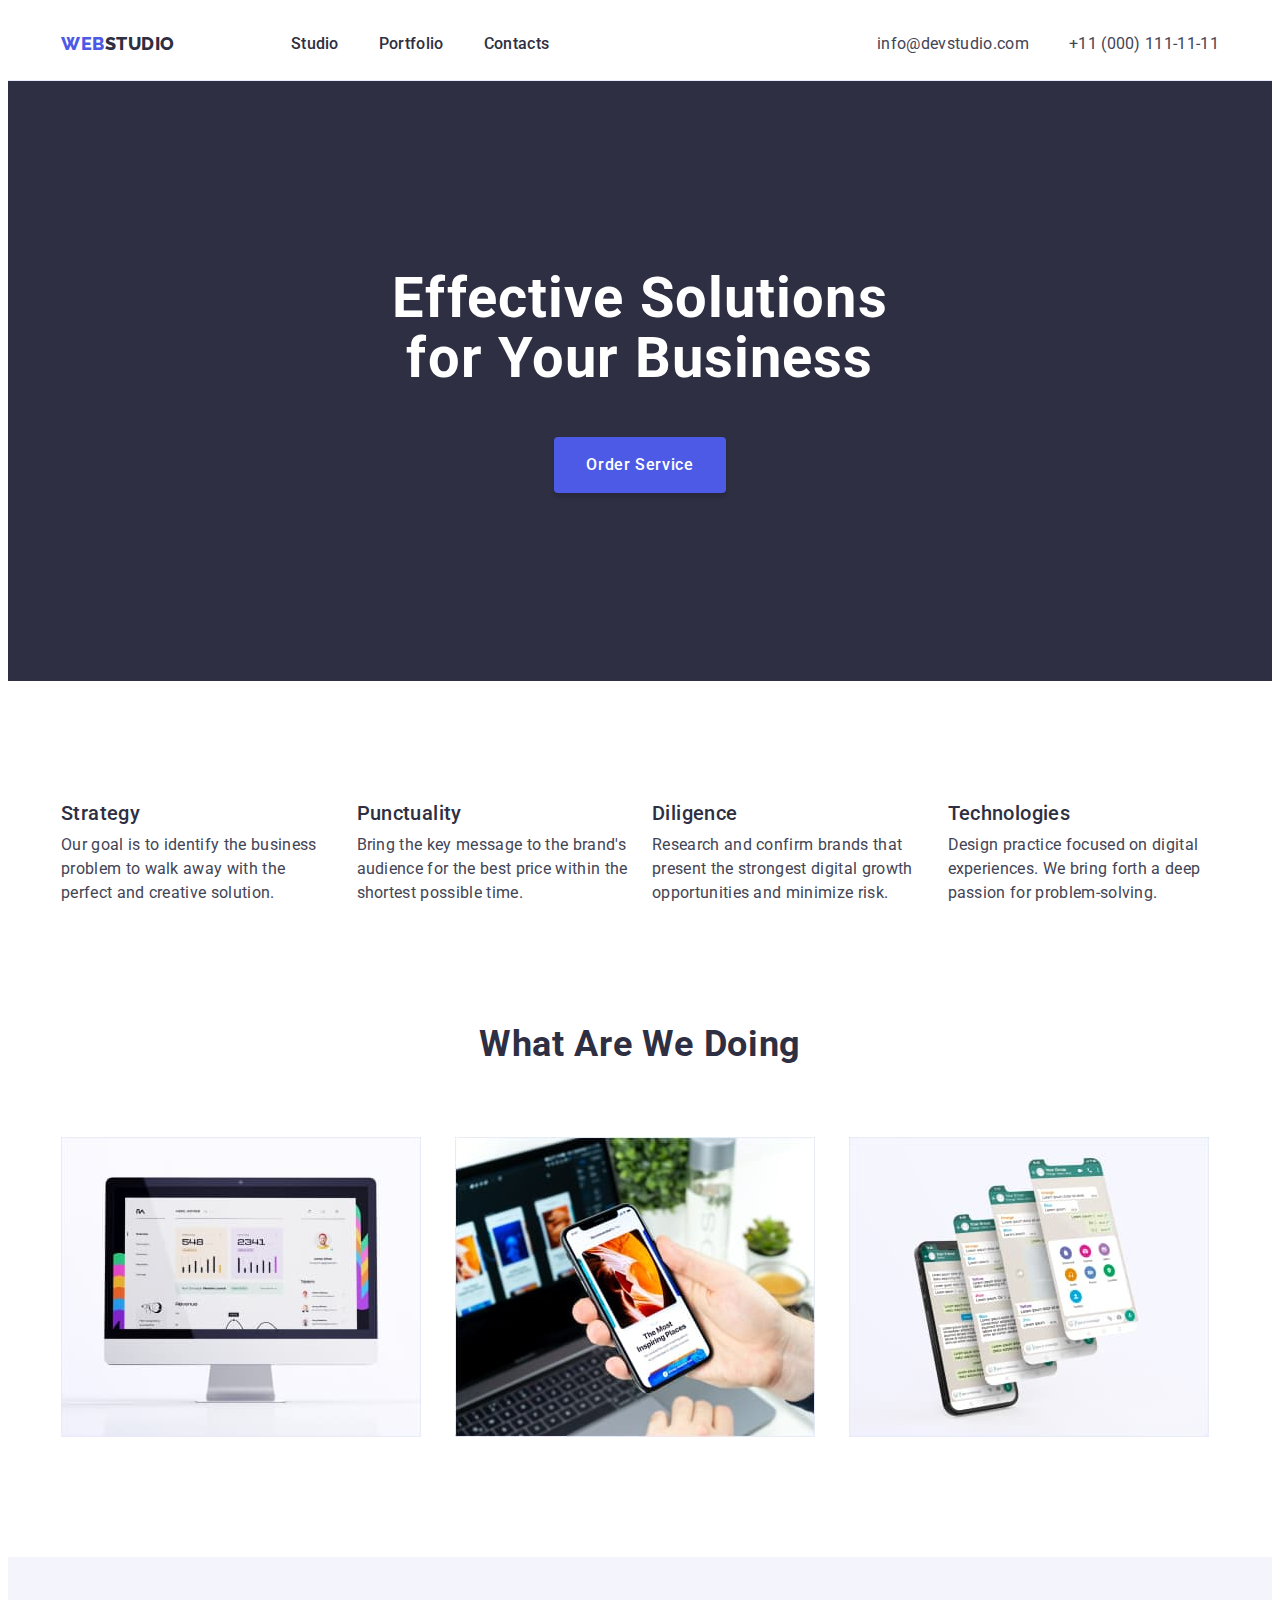
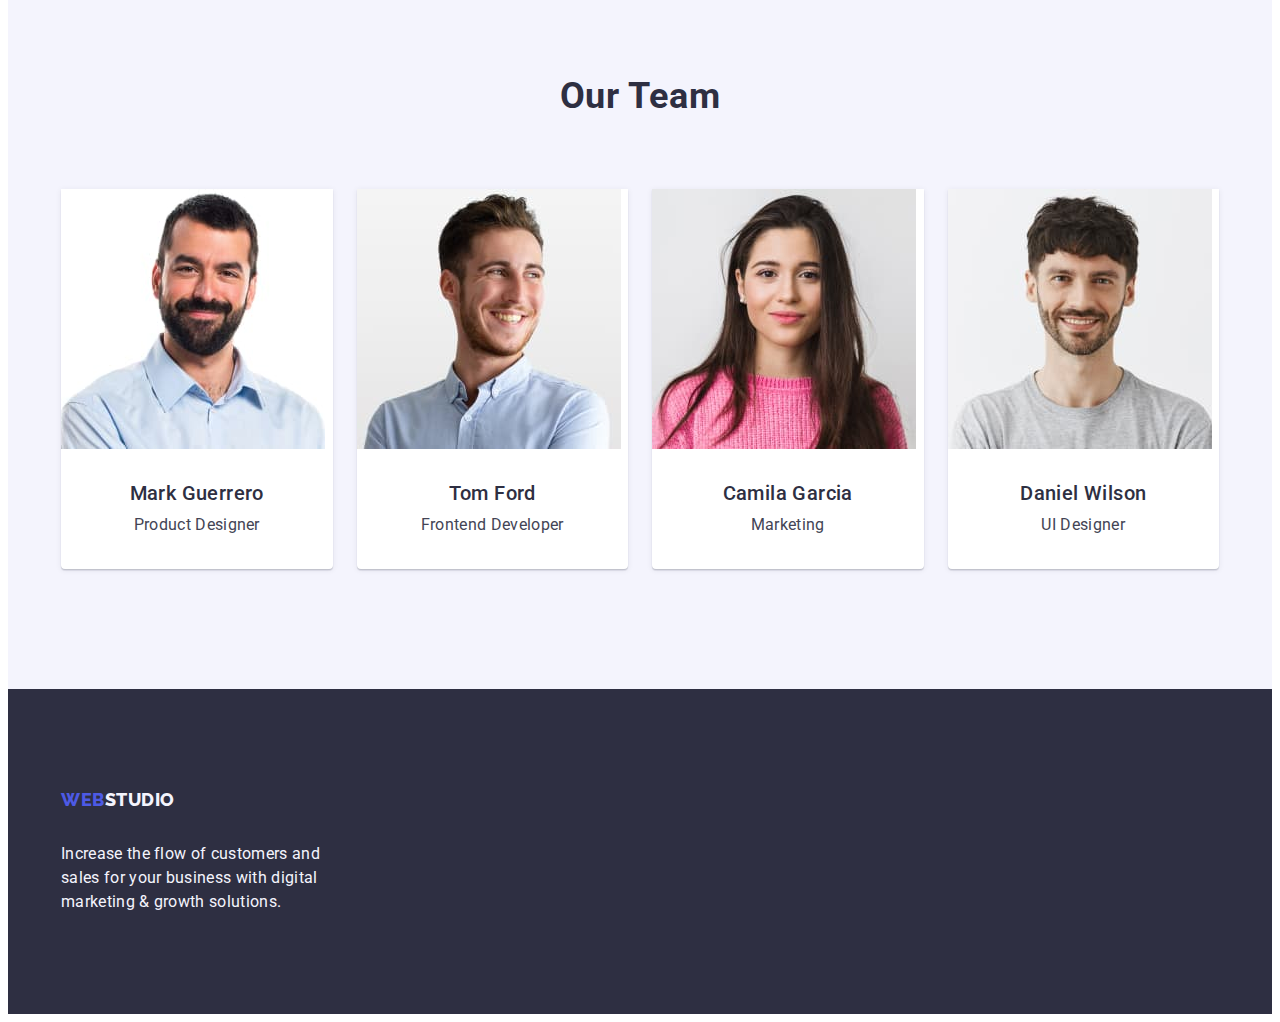
<file: index.html>
<!DOCTYPE html>
<html lang="en">
  <head>
    <title>Studio</title>

    <link rel="preconnect" href="https://fonts.googleapis.com" />
    <link rel="preconnect" href="https://fonts.gstatic.com" crossorigin />
    <link
      href="https://fonts.googleapis.com/css2?family=Raleway:wght@800&family=Roboto:wght@400;500;700&display=swap"
      rel="stylesheet"
    />
    <link
      rel="stylesheet"
      href="https://cdnjs.cloudflare.com/ajax/libs/modern-normalize/2.0.0/modern-normalize.min.css"
      integrity="sha512-4xo8blKMVCiXpTaLzQSLSw3KFOVPWhm/TRtuPVc4WG6kUgjH6J03IBuG7JZPkcWMxJ5huwaBpOpnwYElP/m6wg=="
      crossorigin="anonymous"
      referrerpolicy="no-referrer"
    />
    <link rel="stylesheet" href="./css/styles.css" />
  </head>
  <body>
    <!-- header -->
    <header class="header">
      <div class="flex-header container">
        <nav class="flex-nav">
          <a href="./index.html" class="logo link"
            >Web<span class="logo-header">Studio</span>
          </a>
          <ul class="list flex-list">
            <li>
              <a class="navigation-list link" href="./index.html">Studio</a>
            </li>
            <li>
              <a class="navigation-list link" href="./portfolio.html"
                >Portfolio</a
              >
            </li>
            <li><a class="navigation-list link" href="">Contacts</a></li>
          </ul>
        </nav>
        <address class="address">
          <ul class="list flex-address">
            <li>
              <a
                class="contacts link"
                href="mailto:info@devstudio.com"
                target="_blank"
                rel="noreferrer noopener nofollow"
                >info@devstudio.com
              </a>
            </li>
            <li>
              <a class="contacts link" href="tel:+110001111111">
                +11 (000) 111-11-11
              </a>
            </li>
          </ul>
        </address>
      </div>
    </header>
    <main>
      <!-- Hero -->
      <section class="hero">
        <div class="container flex-hero">
          <h1 class="hero-title">Effective Solutions for Your Business</h1>
          <button class="hero-button" type="button">Order Service</button>
        </div>
      </section>
      <!-- Skills -->
      <section class="skills">
        <div class="container">
          <h2 class="visually-hidden">Skills</h2>
          <ul class="list flex-skills">
            <li class="skills-list">
              <h3 class="skills-subtitle">Strategy</h3>
              <p class="skills-text">
                Our goal is to identify the business problem to walk away with
                the perfect and creative solution.
              </p>
            </li>
            <li class="skills-list">
              <h3 class="skills-subtitle">Punctuality</h3>
              <p class="skills-text">
                Bring the key message to the brand's audience for the best price
                within the shortest possible time.
              </p>
            </li>
            <li class="skills-list">
              <h3 class="skills-subtitle">Diligence</h3>
              <p class="skills-text">
                Research and confirm brands that present the strongest digital
                growth opportunities and minimize risk.
              </p>
            </li>
            <li class="skills-list">
              <h3 class="skills-subtitle">Technologies</h3>
              <p class="skills-text">
                Design practice focused on digital experiences. We bring forth a
                deep passion for problem-solving.
              </p>
            </li>
          </ul>
        </div>
      </section>
      <!-- What are we doing -->
      <section class="section-doing">
        <div class="container">
          <h2 class="title">What are we doing</h2>
          <ul class="list flex-doing">
            <li class="doing-list">
              <img src="./images/comp.jpg" width="360" alt="Webpage" />
            </li>
            <li class="doing-list">
              <img
                src="./images/laptop.jpg"
                width="360"
                alt="Mobile application"
              />
            </li>
            <li class="doing-list">
              <img
                src="./images/phone.jpg"
                width="360"
                alt="Application design"
              />
            </li>
          </ul>
        </div>
      </section>
      <!-- Our Team -->
      <section class="our-team">
        <div class="container">
          <h2 class="title">Our Team</h2>
          <ul class="list flex-team">
            <li class="team-list">
              <img
                src="./images/mark-guerrero.jpg"
                alt="Mark Guerrero"
                width="264"
              />
              <div class="team-information">
                <h3 class="name">Mark Guerrero</h3>
                <p class="profession">Product Designer</p>
              </div>
            </li>
            <li class="team-list">
              <img src="./images/tom-ford.jpg" alt="Tom Ford" width="264" />
              <div class="team-information">
                <h3 class="name">Tom Ford</h3>
                <p class="profession">Frontend Developer</p>
              </div>
            </li>
            <li class="team-list">
              <img
                src="./images/camila-garcia.jpg"
                alt=" Camila Garcia"
                width="264"
              />
              <div class="team-information">
                <h3 class="name">Camila Garcia</h3>
                <p class="profession">Marketing</p>
              </div>
            </li>
            <li class="team-list">
              <img
                src="./images/daniel-wilson.jpg"
                alt="Daniel Wilson"
                width="264"
              />
              <div class="team-information">
                <h3 class="name">Daniel Wilson</h3>
                <p class="profession">UI Designer</p>
              </div>
            </li>
          </ul>
        </div>
      </section>
    </main>
    <!-- footer -->
    <footer class="footer">
      <div class="container">
        <a href="./index.html" class="logo link logo-footer"
          >Web<span class="logo-studio">Studio</span></a
        >
        <p class="footer-text">
          Increase the flow of customers and sales for your business with
          digital marketing & growth solutions.
        </p>
      </div>
    </footer>
  </body>
</html>
</file>
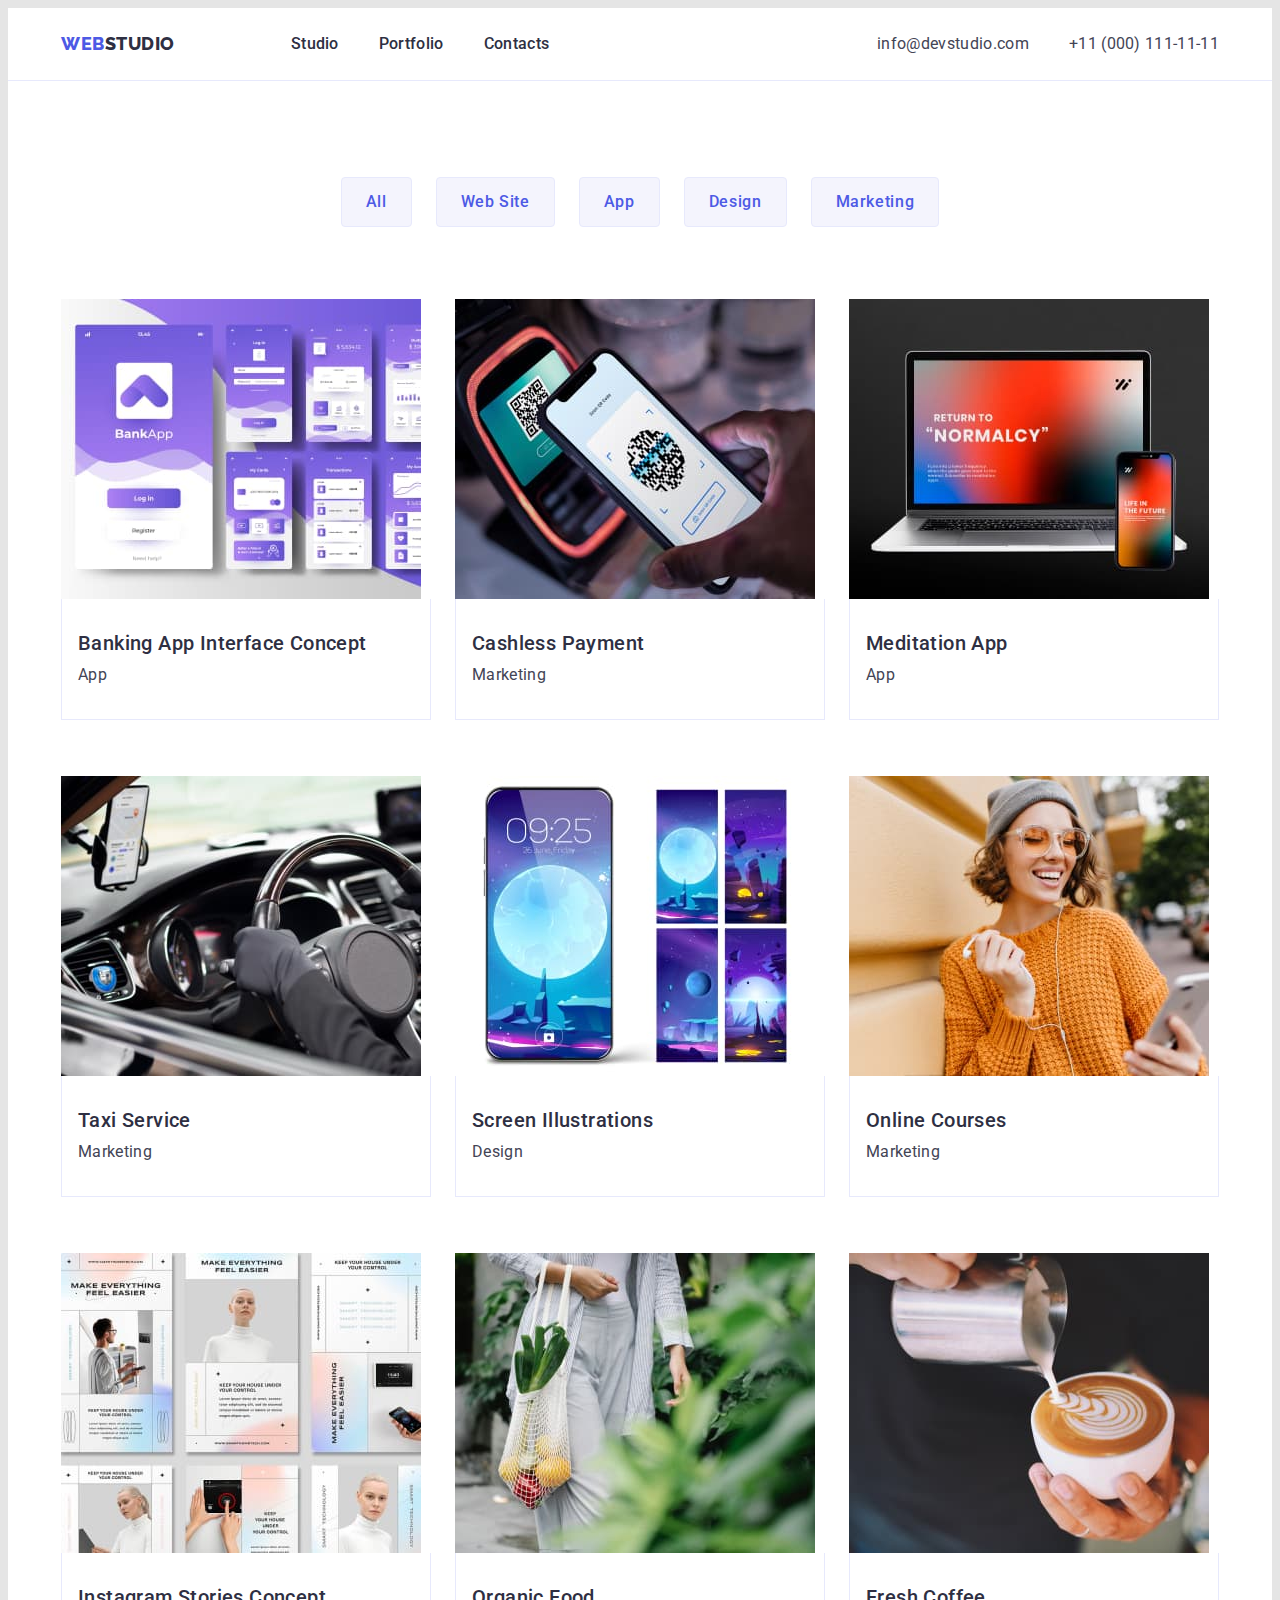
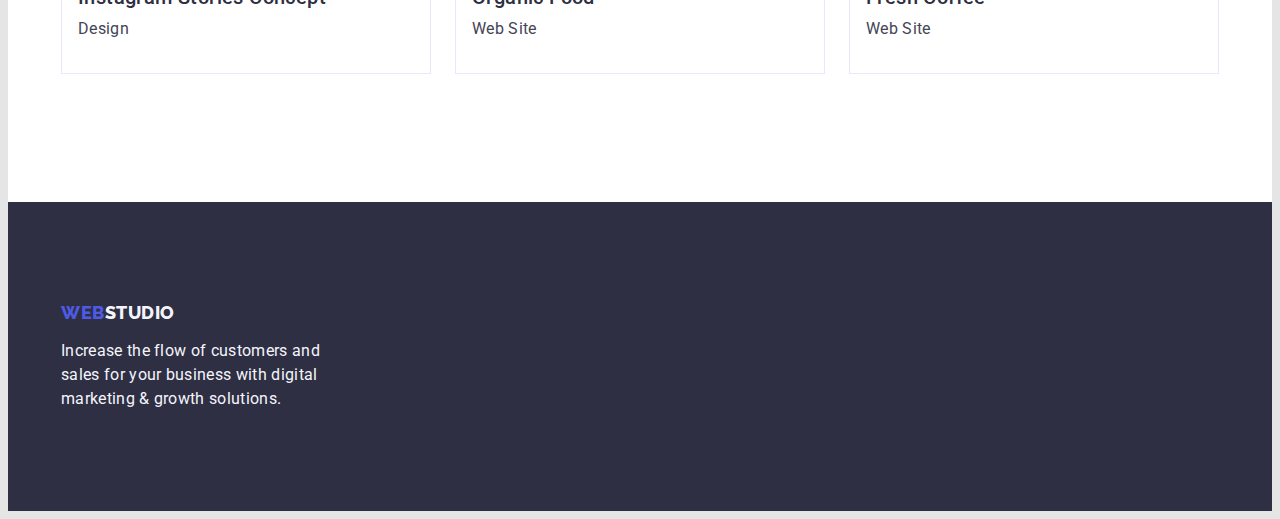
<file: portfolio.html>
<!DOCTYPE html>
<html lang="en">
  <head>
    <title>Portfolio</title>
    <link rel="preconnect" href="https://fonts.googleapis.com" />
    <link rel="preconnect" href="https://fonts.gstatic.com" crossorigin />
    <link
      href="https://fonts.googleapis.com/css2?family=Raleway:wght@800&family=Roboto:wght@400;500;700&display=swap"
      rel="stylesheet"
    />
    <link
      rel="stylesheet"
      href="https://cdnjs.cloudflare.com/ajax/libs/modern-normalize/2.0.0/modern-normalize.min.css"
      integrity="sha512-4xo8blKMVCiXpTaLzQSLSw3KFOVPWhm/TRtuPVc4WG6kUgjH6J03IBuG7JZPkcWMxJ5huwaBpOpnwYElP/m6wg=="
      crossorigin="anonymous"
      referrerpolicy="no-referrer"
    />
    <link rel="stylesheet" href="./css/portfolio.css" />
  </head>
  <body>
    <!-- header -->
    <header class="header">
      <div class="container">
        <nav class="flex-list">
          <a href="./index.html" class="logo link"
            >Web<span class="logo-header">Studio</span>
          </a>
          <ul class="list flex-list">
            <li>
              <a class="navigation-list link" href="./index.html">Studio</a>
            </li>
            <li>
              <a class="navigation-list link" href="./portfolio.html"
                >Portfolio</a
              >
            </li>
            <li><a class="navigation-list link" href="">Contacts</a></li>
          </ul>
        </nav>
        <address class="address">
          <ul class="list flex-address">
            <li>
              <a
                class="contacts link"
                href="mailto:info@devstudio.com"
                target="_blank"
                rel="noreferrer noopener nofollow"
                >info@devstudio.com
              </a>
            </li>
            <li>
              <a class="contacts link" href="tel:+110001111111">
                +11 (000) 111-11-11
              </a>
            </li>
          </ul>
        </address>
      </div>
    </header>
    <!-- Filter -->
    <main class="main">
      <section class="section-projects">
        <div class="container">
          <h1 class="visually-hidden">Portfolio</h1>
          <ul class="list flex-filter">
            <li><button type="button" class="filter-button">All</button></li>
            <li>
              <button type="button" class="filter-button">Web Site</button>
            </li>
            <li><button type="button" class="filter-button">App</button></li>
            <li><button type="button" class="filter-button">Design</button></li>
            <li>
              <button type="button" class="filter-button">Marketing</button>
            </li>
          </ul>
          <!-- Projects -->
          <ul class="list projects">
            <li class="project-item">
              <a class="link" href="">
                <img
                  src="./images/banking-app-interface-concept.jpg"
                  alt="Banking App Interface Concept"
                  width="360"
                />
                <div class="project-box">
                  <h2 class="projects-title">Banking App Interface Concept</h2>
                  <p class="projects-text">App</p>
                </div>
              </a>
            </li>
            <li class="project-item">
              <a class="link" href="">
                <img
                  src="./images/cashless-payment.jpg"
                  alt="Cashless Payment"
                  width="360"
                />
                <div class="project-box">
                  <h2 class="projects-title">Cashless Payment</h2>
                  <p class="projects-text">Marketing</p>
                </div>
              </a>
            </li>
            <li class="project-item">
              <a class="link" href="">
                <img
                  src="./images/meditation-app.jpg"
                  alt="Meditation App"
                  width="360"
                />
                <div class="project-box">
                  <h2 class="projects-title">Meditation App</h2>
                  <p class="projects-text">App</p>
                </div>
              </a>
            </li>
            <li class="project-item">
              <a class="link" href="">
                <img
                  src="./images/taxi-service.jpg"
                  alt="Taxi Service"
                  width="360"
                />
                <div class="project-box">
                  <h2 class="projects-title">Taxi Service</h2>
                  <p class="projects-text">Marketing</p>
                </div>
              </a>
            </li>
            <li class="project-item">
              <a class="link" href="">
                <img
                  src="./images/screenillustrations.jpg"
                  alt="Screen Illustrations"
                  width="360"
                />
                <div class="project-box">
                  <h2 class="projects-title">Screen Illustrations</h2>
                  <p class="projects-text">Design</p>
                </div>
              </a>
            </li>
            <li class="project-item">
              <a class="link" href="">
                <img
                  src="./images/online-courses.jpg"
                  alt="Online Courses"
                  width="360"
                />
                <div class="project-box">
                  <h2 class="projects-title">Online Courses</h2>
                  <p class="projects-text">Marketing</p>
                </div>
              </a>
            </li>
            <li class="project-item">
              <a class="link" href="">
                <img
                  src="./images/instagram-stories-concept.jpg"
                  alt="Instagram Stories Concept"
                  width="360"
                />
                <div class="project-box">
                  <h2 class="projects-title">Instagram Stories Concept</h2>
                  <p class="projects-text">Design</p>
                </div>
              </a>
            </li>
            <li class="project-item">
              <a class="link" href="">
                <img
                  src="./images/organic-food.jpg"
                  alt="Organic Food"
                  width="360"
                />
                <div class="project-box">
                  <h2 class="projects-title">Organic Food</h2>
                  <p class="projects-text">Web Site</p>
                </div>
              </a>
            </li>
            <li class="project-item">
              <a class="link" href="">
                <img
                  src="./images/fresh-coffee.jpg"
                  alt="Fresh Coffee"
                  width="360"
                />
                <div class="project-box">
                  <h2 class="projects-title">Fresh Coffee</h2>
                  <p class="projects-text">Web Site</p>
                </div>
              </a>
            </li>
          </ul>
        </div>
      </section>
    </main>
    <!-- footer -->
    <footer class="footer">
      <div class="container-footer">
        <a href="./index.html" class="logo link"
          >Web<span class="logo-studio">Studio</span></a
        >
        <p class="footer-text">
          Increase the flow of customers and sales for your business with
          digital marketing & growth solutions.
        </p>
      </div>
    </footer>
  </body>
</html>
</file>
<file: css/styles.css>
:root {
    --primary-brand: #4D5AE5;
    --pressed-state: #404BBF;
    --dark: #2e2f42;
    --success: #31D0AA;
    --text: #434455;
    --subtle-text: #8E8F99;
    --accent: #E7E9FC;
    --light: #F4F4FD;
    --white-background: #FFFFFF;
    --modal-background: #FCFCFC;
}

body { font-family: "Roboto", sans-serif;
background-color: var(--white-background);
color: var(--text); }

p,
h1,
h2,
h3,
h4,
h5,
h6,
a {
    margin: 0;
}

ul,
ol {
    margin: 0;
    padding: 0;
}

img {
    display: block;
}

.link { text-decoration: none; }

.visually-hidden {
    position: absolute;
    width: 1px;
    height: 1px;
    margin: -1px;
    border: 0;
    padding: 0;

    white-space: nowrap;
    clip-path: inset(100%);
    clip: rect(0 0 0 0);
    overflow: hidden;
}

.container { width: 1158px; 
margin: 0 auto;
padding: 0 15px;
}

/**-------------------- header --------------------*/

.list {
    list-style: none
}

.flex-header {
display: flex;
align-items: center;
gap: 40px;
padding-top: 24px;
padding-bottom: 24px;
}

.flex-nav { display: flex;
    align-items: center;
    gap: 40px; }

.flex-address {
    display: flex;
    align-items: center;
    gap: 40px;
    }

.flex-list { display: flex;
    align-items: center; 
    gap: 40px;
}

.header {
    background: var(--white-background);
    border-bottom: 1px solid var(--accent);
    display: flex;
    flex-direction: row;
}

.logo {
    font-family: 'Raleway', sans-serif;
    font-weight: 800;
    font-size: 18px;
    line-height: 1.17;
    display: flex;
    align-items: center;
    letter-spacing: 0.03em;
    text-transform: uppercase;
    color: var(--primary-brand);
margin-right: 76px; }

.logo-header {
    color: var(--dark);
}

.navigation-list {
    font-weight: 500;
    line-height: 1.5;
    letter-spacing: 0.02em;
    color: var(--dark);
padding: 24px 0 24px; }

.address { font-style: normal;
margin-left: auto; }

.contacts{line-height: 1.5;
    letter-spacing: 0.02em;
    color: var(--text); 
padding: 24px 0 24px; }

.navigation-list:hover {
    color: var(--pressed-state);
}

.contacts:hover {
    color: var(--pressed-state);
}

.navigation-list:focus {
    color: var(--pressed-state);
}

.contacts:focus {
    color: var(--pressed-state);
}

/**-------------------- hero ---------------------*/

.hero { background-color: var(--dark);
    padding: 188px 0 188px;
}
.flex-hero { display: flex;
flex-direction: column;
align-items: center; }

.hero-title { font-weight: 700;
font-size: 56px;
line-height: 1.07;
letter-spacing: 0.02em;
color: var(--white-background);
margin-bottom: 48px; 
width: 496px;
height: 120px; 
text-align: center; 
max-width: 496px; }

.hero-button { font-family: "Roboto", sans-serif ;
background-color: var(--primary-brand);
font-size: 16px;
box-shadow: 0px 4px 4px rgba(0, 0, 0, 0.15);
border-radius: 4px;
font-weight: 500;
line-height: 1.5;
letter-spacing: 0.04em;
color: var(--white-background);
cursor: pointer;
padding: 16px 32px;
border: var(--primary-brand);
min-width: 169px
}

.hero-button:hover { background: var(--pressed-state);
box-shadow: 0px 4px 4px rgba(0, 0, 0, 0.15);
border-radius: 4px; }

.hero-button:focus { background: var(--pressed-state);
box-shadow: 0px 4px 4px rgba(0, 0, 0, 0.15);
border-radius: 4px; }

/**--------------------- skills ---------------------------*/

.skills{
padding-top: 120px;
padding-bottom: 120px;
}

.skills-list { width: calc((100% - 72px) / 4); }

.flex-skills { 
display: flex;
gap: 24px; }

.skills-subtitle { font-weight: 500;
font-size: 20px;
line-height: 1.2;
letter-spacing: 0.02em;
color: var(--dark);
margin-bottom: 8px; }

.skills-text {
line-height: 1.5;
letter-spacing: 0.02em;
color: var(--text); }

/**------------------- What are we doing ------------------*/

.section-doing { padding-bottom: 120px; }

.flex-doing { display: flex;
gap: 24px; }

.doing-list { width: calc((100% - 48px) / 3); }

.title { font-weight: 700;
font-size: 36px;
line-height: 1.11;
text-align: center;
letter-spacing: 0.02em;
text-transform: capitalize;
color: var(--dark);
margin-bottom: 72px;
}

/**---------------------- Our Team ---------------------------*/

.our-team { background-color: var(--light);
    padding: 120px 0 120px;
}

.flex-team { display: flex;
gap: 24px; }

.team-information { padding: 32px 16px 32px; }

.team-list { background-color: var(--white-background);
box-shadow: 0px 1px 6px rgba(46, 47, 66, 0.08), 0px 1px 1px rgba(46, 47, 66, 0.16), 0px 2px 1px rgba(46, 47, 66, 0.08);
border-radius: 0px 0px 4px 4px; 
width: calc((100% - 72px) / 4); }

.name { font-weight: 500;
font-size: 20px;
line-height: 1.2;
letter-spacing: 0.02em;
color: var(--dark);
margin-bottom: 8px;
text-align: center; }

.profession {
line-height: 1.5;
letter-spacing: 0.02em;
color: var(--text);
text-align: center; }

/**--------------------- footer -----------------------------*/

.footer { background-color: var(--dark);
    padding: 100px 0 100px;
}

.logo-footer { display: inline-block; 
margin-bottom: 16px; }

.logo-studio {
color: var(--light);
}

.footer-text {
line-height: 1.5;
letter-spacing: 0.02em;
color: var(--light);
padding-top: 16px; 
max-width: 264px; }
</file>
<file: css/portfolio.css>
:root {
    --primary-brand: #4D5AE5;
    --pressed-state: #404BBF;
    --dark: #2e2f42;
    --success: #31D0AA;
    --text: #434455;
    --subtle-text: #8E8F99;
    --accent: #E7E9FC;
    --light: #F4F4FD;
    --white-background: #FFFFFF;
    --modal-background: #FCFCFC;
}

body {
    font-family: "Roboto", sans-serif;
    background: #E5E5E5;
    color: var(--text);
}

p,
h1,
h2,
h3,
h4,
h5,
h6,
a {
    margin: 0;}

ul,
ol {
    margin: 0;
    padding: 0;
}

img {
    display: block;
}

.link {
    text-decoration: none;
}

.visually-hidden {
    position: absolute;
    width: 1px;
    height: 1px;
    margin: -1px;
    border: 0;
    padding: 0;
    white-space: nowrap;
    clip-path: inset(100%);
    clip: rect(0 0 0 0);
    overflow: hidden;
}

.list {
list-style: none
}

.container {
    width: 1158px;
    margin: 0 auto;
    padding-right: 15px;
    padding-left: 15px;
    display: flex;
    flex-wrap: wrap;
    justify-content: center;
padding-top: 24px;
    padding-bottom: 24px;
}

/**-------------------------- Header ------------------------*/

.flex-list {
display: flex;
align-items: center;
gap: 40px;
}

.flex-address {
display: flex;
align-items: center;
gap: 40px;
}

.header {
background: var(--white-background);
border-bottom: 1px solid var(--accent);
display: flex;
flex-direction: row;
}

.logo {
font-family: 'Raleway', sans-serif;
font-weight: 800;
font-size: 18px;
line-height: 1.17;
display: flex;
align-items: center;
letter-spacing: 0.03em;
text-transform: uppercase;
color: var(--primary-brand);
margin-right: 76px;
}

.logo-header {
color: var(--dark);
}

.navigation-list {
font-weight: 500;
line-height: 1.5;
letter-spacing: 0.02em;
color: var(--dark);
padding-top: 24px;
padding-bottom: 24px;
}

.address {
font-style: normal;
margin-left: auto;
}

.contacts {
line-height: 1.5;
letter-spacing: 0.02em;
color: var(--text);
}

.navigation-list:hover {
color: var(--pressed-state);
}

.contacts:hover {
color: var(--pressed-state);
}

.navigation-list:focus {
color: var(--pressed-state);
}

.contacts:focus {
color: var(--pressed-state);
}
/**---------------------------- Filter -------------------------*/

.flex-filter { display: flex;
gap: 24px; 
justify-content: center;
margin-bottom: 72px;

}

.section-projects {
    background-color: var(--white-background);
    padding-top: 72px;
    padding-bottom: 96px;

}

.filter-button {
font-family: 'Roboto', sans-serif;
font-size: 16px;
font-weight: 500;
line-height: 1.5;
text-align: center;
letter-spacing: 0.04em;
color: var(--primary-brand);
background: var(--light);
border: 1px solid var(--accent);
border-radius: 4px;
cursor: pointer;
padding: 12px 24px;
min-width: 69px;
white-space: nowrap;
}

.filter-button:hover {
    background: var(--pressed-state);
    box-shadow: 0px 3px 1px rgba(0, 0, 0, 0.1), 0px 2px 1px rgba(0, 0, 0, 0.08), 0px 2px 2px rgba(0, 0, 0, 0.12);
    color: var(--white-background);
    border: 1px solid transparent;
}

.filter-button:focus {
    background: var(--pressed-state);
    box-shadow: 0px 3px 1px rgba(0, 0, 0, 0.1), 0px 2px 1px rgba(0, 0, 0, 0.08), 0px 2px 2px rgba(0, 0, 0, 0.12);
    color: var(--white-background);
    border: 1px solid transparent
}

/**--------------------------- Projects ---------------------------------*/

.projects {
    display: flex;
    flex-wrap: wrap;
    row-gap: 12px;
    column-gap: 24px;
    justify-content: center;
    background-color: var(--white-background);
    row-gap: 48px;
}

.project-item { width: calc((100% - 48px) / 3) }

.project-box { padding: 32px 16px;
border: 1px solid var(--accent);
border-top: none;
margin-bottom: 8px; }

.projects-title {
    font-weight: 500;
    font-size: 20px;
    line-height: 1.2;
    letter-spacing: 0.02em;
    color: var(--dark);
    margin-bottom: 8px;
}

.projects-text {
    line-height: 1.5;
    letter-spacing: 0.02em;
    color: var(--text);
}

/**--------------------- footer -----------------------------*/

.footer {
    background-color: var(--dark);
}

.container-footer {
    width: 1158px;
    padding-top: 100px;
    padding-bottom: 100px;
    margin: 0 auto;
    background-color: var(--dark);
}

.logo {
    font-family: 'Raleway', sans-serif;
    font-weight: 800;
    font-size: 18px;
    line-height: 1.17;
    display: flex;
    align-items: center;
    letter-spacing: 0.03em;
    text-transform: uppercase;
    color: var(--primary-brand);
}

.logo-studio {
    color: var(--light);
}

.footer-text {
    line-height: 1.5;
    letter-spacing: 0.02em;
    color: var(--light);
    padding-top: 16px;
    max-width: 264px;
}
</file>
